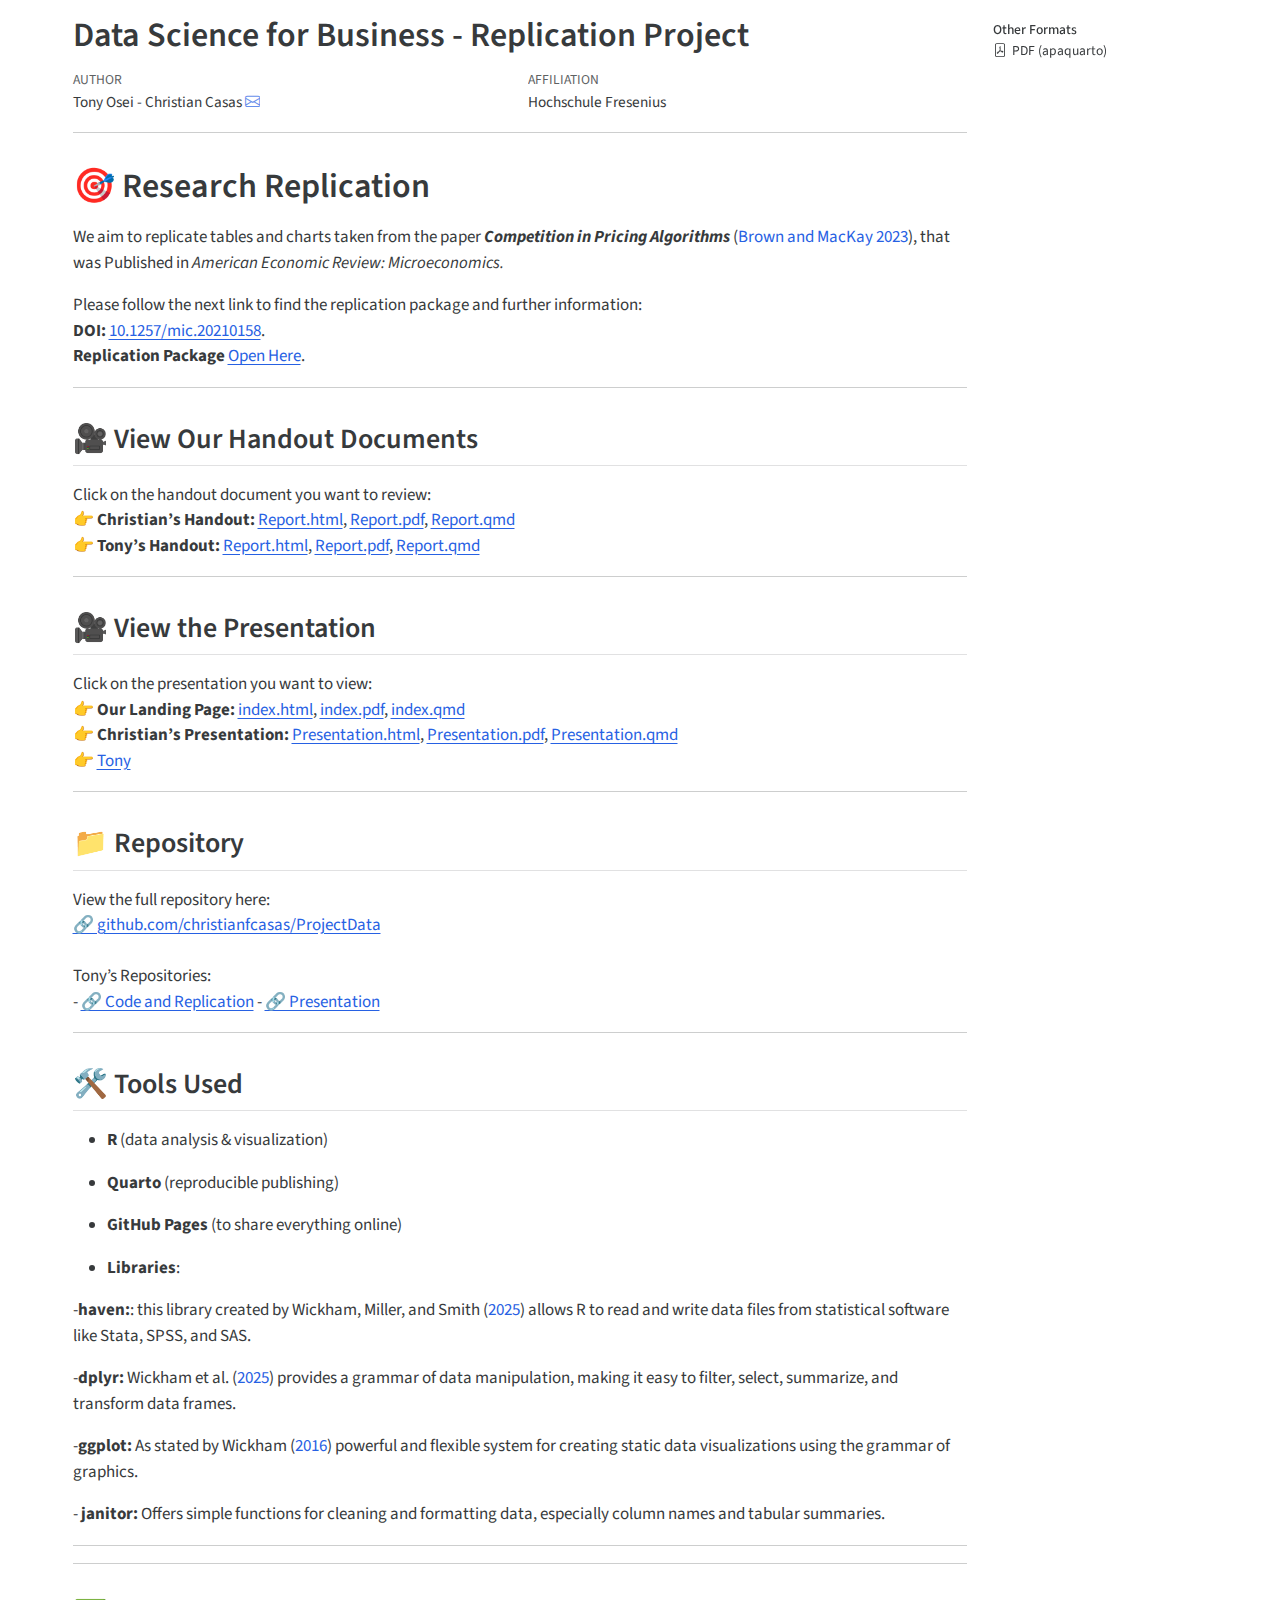
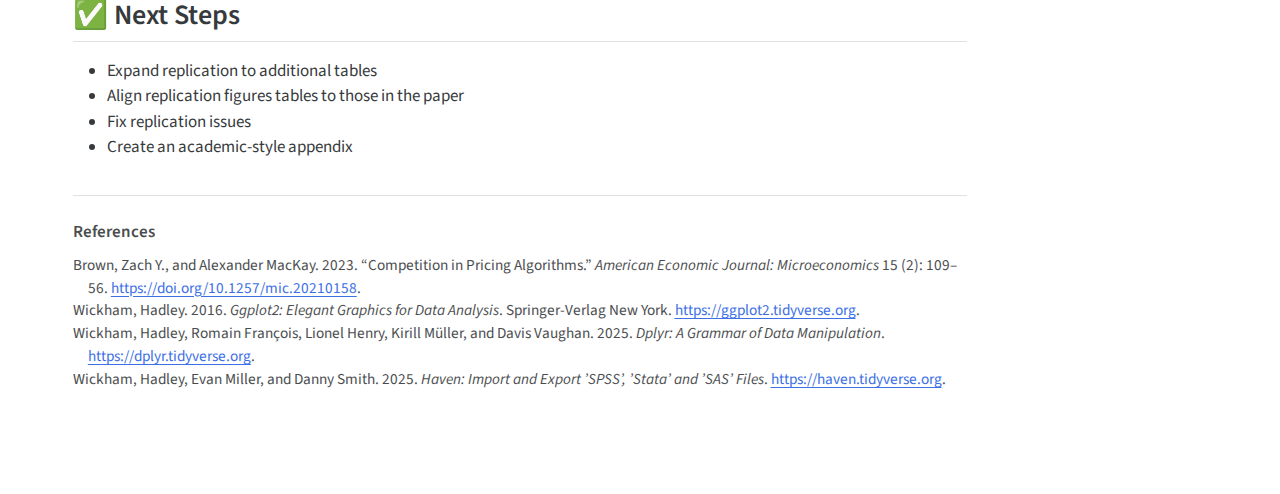
<file: index.html>
<!DOCTYPE html>
<html xmlns="http://www.w3.org/1999/xhtml" lang="en" xml:lang="en"><head>

<meta charset="utf-8">
<meta name="generator" content="quarto-1.6.42">

<meta name="viewport" content="width=device-width, initial-scale=1.0, user-scalable=yes">

<meta name="author" content="Tony Osei - Christian Casas">

<title>Data Science for Business - Replication Project</title>
<style>
code{white-space: pre-wrap;}
span.smallcaps{font-variant: small-caps;}
div.columns{display: flex; gap: min(4vw, 1.5em);}
div.column{flex: auto; overflow-x: auto;}
div.hanging-indent{margin-left: 1.5em; text-indent: -1.5em;}
ul.task-list{list-style: none;}
ul.task-list li input[type="checkbox"] {
  width: 0.8em;
  margin: 0 0.8em 0.2em -1em; /* quarto-specific, see https://github.com/quarto-dev/quarto-cli/issues/4556 */ 
  vertical-align: middle;
}
/* CSS for citations */
div.csl-bib-body { }
div.csl-entry {
  clear: both;
  margin-bottom: 0em;
}
.hanging-indent div.csl-entry {
  margin-left:2em;
  text-indent:-2em;
}
div.csl-left-margin {
  min-width:2em;
  float:left;
}
div.csl-right-inline {
  margin-left:2em;
  padding-left:1em;
}
div.csl-indent {
  margin-left: 2em;
}</style>


<script src="index_files/libs/clipboard/clipboard.min.js"></script>
<script src="index_files/libs/quarto-html/quarto.js"></script>
<script src="index_files/libs/quarto-html/popper.min.js"></script>
<script src="index_files/libs/quarto-html/tippy.umd.min.js"></script>
<script src="index_files/libs/quarto-html/anchor.min.js"></script>
<link href="index_files/libs/quarto-html/tippy.css" rel="stylesheet">
<link href="index_files/libs/quarto-html/quarto-syntax-highlighting-2f5df379a58b258e96c21c0638c20c03.css" rel="stylesheet" id="quarto-text-highlighting-styles">
<script src="index_files/libs/bootstrap/bootstrap.min.js"></script>
<link href="index_files/libs/bootstrap/bootstrap-icons.css" rel="stylesheet">
<link href="index_files/libs/bootstrap/bootstrap-32162a2fca7cb0439643f2faaab1edf3.min.css" rel="stylesheet" append-hash="true" id="quarto-bootstrap" data-mode="light">


<link rel="stylesheet" href="styles.css">
</head>

<body>

<div id="quarto-content" class="page-columns page-rows-contents page-layout-full">
<div id="quarto-margin-sidebar" class="sidebar margin-sidebar">
<div class="quarto-alternate-formats"><h2>Other Formats</h2><ul><li><a href="index.pdf"><i class="bi bi-file-pdf"></i>PDF (apaquarto)</a></li></ul></div></div>
<main class="content column-page-left" id="quarto-document-content">

<header id="title-block-header" class="quarto-title-block default">
<div class="quarto-title">
<h1 class="title">Data Science for Business - Replication Project</h1>
</div>


<div class="quarto-title-meta-author column-page-left">
  <div class="quarto-title-meta-heading">Author</div>
  <div class="quarto-title-meta-heading">Affiliation</div>
  
    <div class="quarto-title-meta-contents">
    <p class="author">Tony Osei - Christian Casas <a href="mailto:cfc@gmail.com" class="quarto-title-author-email"><i class="bi bi-envelope"></i></a> </p>
  </div>
  <div class="quarto-title-meta-contents">
        <p class="affiliation">
            Hochschule Fresenius
          </p>
      </div>
  </div>

<div class="quarto-title-meta column-page-left">

      
  
    
  </div>
  


</header>


<hr>
<section id="research-replication" class="level1">
<h1>🎯 Research Replication</h1>
<p>We aim to replicate tables and charts taken from the paper <strong><em>Competition in Pricing Algorithms</em></strong> <span class="citation" data-cites="Brown2023">(<a href="#ref-Brown2023" role="doc-biblioref">Brown and MacKay 2023</a>)</span>, that was Published in <em>American Economic Review: Microeconomics.</em><br>
</p>
<p>Please follow the next link to find the replication package and further information:<br>
<strong>DOI:</strong> <a href="https://doi.org/10.1257/mic.20210158">10.1257/mic.20210158</a>.<br>
<strong>Replication Package</strong> <a href="https://www.openicpsr.org/openicpsr/project/151303/version/V1/view">Open Here</a>.</p>
<hr>
<section id="view-our-handout-documents" class="level2">
<h2 class="anchored" data-anchor-id="view-our-handout-documents">🎥 View Our Handout Documents</h2>
<p>Click on the handout document you want to review:<br>
👉 <strong>Christian’s Handout:</strong> <a href="Report.html">Report.html</a>, <a href="Report.pdf">Report.pdf</a>, <a href="Report.qmd">Report.qmd</a><br>
👉 <strong>Tony’s Handout:</strong> <a href="https://nanaosei95.github.io/replication-report/">Report.html</a>, <a href="https://nanaosei95.github.io/replication-report/apa-report.pdf">Report.pdf</a>, <a href="https://github.com/Nanaosei95/replication-report/blob/main/docs/apa-report.qmd">Report.qmd</a><br>
</p>
<hr>
</section>
<section id="view-the-presentation" class="level2">
<h2 class="anchored" data-anchor-id="view-the-presentation">🎥 View the Presentation</h2>
<p>Click on the presentation you want to view:<br>
👉 <strong>Our Landing Page:</strong> <a href="index.html">index.html</a>, <a href="index.pdf">index.pdf</a>, <a href="index.qmd">index.qmd</a><br>
👉 <strong>Christian’s Presentation:</strong> <a href="try.html">Presentation.html</a>, <a href="try.pdf">Presentation.pdf</a>, <a href="try.qmd">Presentation.qmd</a><br>
👉 <a href="https://nanaosei95.github.io/replicapresentation">Tony</a></p>
<hr>
</section>
<section id="repository" class="level2">
<h2 class="anchored" data-anchor-id="repository">📁 Repository</h2>
<p>View the full repository here:<br>
<a href="https://github.com/christianfcasas/ProjectData">🔗 github.com/christianfcasas/ProjectData</a><br>
<br>
Tony’s Repositories:<br>
- <a href="https://github.com/Nanaosei95/Replica.git">🔗 Code and Replication</a> - <a href="https://github.com/Nanaosei95/replicapresentation.git">🔗 Presentation</a></p>
<hr>
</section>
<section id="tools-used" class="level2">
<h2 class="anchored" data-anchor-id="tools-used">🛠️ Tools Used</h2>
<ul>
<li><p><strong>R</strong> (data analysis &amp; visualization)<br>
</p></li>
<li><p><strong>Quarto</strong> (reproducible publishing)<br>
</p></li>
<li><p><strong>GitHub Pages</strong> (to share everything online)</p></li>
<li><p><strong>Libraries</strong>:&nbsp;</p></li>
</ul>
<p>-<strong>haven:</strong>: this library created by <span class="citation" data-cites="haven1">Wickham, Miller, and Smith (<a href="#ref-haven1" role="doc-biblioref">2025</a>)</span> allows R to read and write data files from statistical software like Stata, SPSS, and SAS.<br>
</p>
<p>-<strong>dplyr:</strong> <span class="citation" data-cites="dplyr">Wickham et al. (<a href="#ref-dplyr" role="doc-biblioref">2025</a>)</span> provides a grammar of data manipulation, making it easy to filter, select, summarize, and transform data frames.<br>
</p>
<p>-<strong>ggplot:</strong> As stated by <span class="citation" data-cites="ggplot2">Wickham (<a href="#ref-ggplot2" role="doc-biblioref">2016</a>)</span> powerful and flexible system for creating static data visualizations using the grammar of graphics.<br>
</p>
<p>- <strong>janitor:</strong> Offers simple functions for cleaning and formatting data, especially column names and tabular summaries.</p>
<hr>
<hr>
</section>
<section id="next-steps" class="level2">
<h2 class="anchored" data-anchor-id="next-steps">✅ Next Steps</h2>
<ul>
<li>Expand replication to additional tables<br>
</li>
<li>Align replication figures tables to those in the paper<br>
</li>
<li>Fix replication issues<br>
</li>
<li>Create an academic-style appendix</li>
</ul>

</section>
</section>

<div id="quarto-appendix" class="default"><section class="quarto-appendix-contents" role="doc-bibliography" id="quarto-bibliography"><h2 class="anchored quarto-appendix-heading">References</h2><div id="refs" class="references csl-bib-body hanging-indent" data-entry-spacing="0" role="list">
<div id="ref-Brown2023" class="csl-entry" role="listitem">
Brown, Zach Y., and Alexander MacKay. 2023. <span>“Competition in Pricing Algorithms.”</span> <em>American Economic Journal: Microeconomics</em> 15 (2): 109–56. <a href="https://doi.org/10.1257/mic.20210158">https://doi.org/10.1257/mic.20210158</a>.
</div>
<div id="ref-ggplot2" class="csl-entry" role="listitem">
Wickham, Hadley. 2016. <em>Ggplot2: Elegant Graphics for Data Analysis</em>. Springer-Verlag New York. <a href="https://ggplot2.tidyverse.org">https://ggplot2.tidyverse.org</a>.
</div>
<div id="ref-dplyr" class="csl-entry" role="listitem">
Wickham, Hadley, Romain François, Lionel Henry, Kirill Müller, and Davis Vaughan. 2025. <em>Dplyr: A Grammar of Data Manipulation</em>. <a href="https://dplyr.tidyverse.org">https://dplyr.tidyverse.org</a>.
</div>
<div id="ref-haven1" class="csl-entry" role="listitem">
Wickham, Hadley, Evan Miller, and Danny Smith. 2025. <em>Haven: Import and Export ’SPSS’, ’Stata’ and ’SAS’ Files</em>. <a href="https://haven.tidyverse.org">https://haven.tidyverse.org</a>.
</div>
</div></section></div></main>
<!-- /main column -->
<script id="quarto-html-after-body" type="application/javascript">
window.document.addEventListener("DOMContentLoaded", function (event) {
  const toggleBodyColorMode = (bsSheetEl) => {
    const mode = bsSheetEl.getAttribute("data-mode");
    const bodyEl = window.document.querySelector("body");
    if (mode === "dark") {
      bodyEl.classList.add("quarto-dark");
      bodyEl.classList.remove("quarto-light");
    } else {
      bodyEl.classList.add("quarto-light");
      bodyEl.classList.remove("quarto-dark");
    }
  }
  const toggleBodyColorPrimary = () => {
    const bsSheetEl = window.document.querySelector("link#quarto-bootstrap");
    if (bsSheetEl) {
      toggleBodyColorMode(bsSheetEl);
    }
  }
  toggleBodyColorPrimary();  
  const icon = "";
  const anchorJS = new window.AnchorJS();
  anchorJS.options = {
    placement: 'right',
    icon: icon
  };
  anchorJS.add('.anchored');
  const isCodeAnnotation = (el) => {
    for (const clz of el.classList) {
      if (clz.startsWith('code-annotation-')) {                     
        return true;
      }
    }
    return false;
  }
  const onCopySuccess = function(e) {
    // button target
    const button = e.trigger;
    // don't keep focus
    button.blur();
    // flash "checked"
    button.classList.add('code-copy-button-checked');
    var currentTitle = button.getAttribute("title");
    button.setAttribute("title", "Copied!");
    let tooltip;
    if (window.bootstrap) {
      button.setAttribute("data-bs-toggle", "tooltip");
      button.setAttribute("data-bs-placement", "left");
      button.setAttribute("data-bs-title", "Copied!");
      tooltip = new bootstrap.Tooltip(button, 
        { trigger: "manual", 
          customClass: "code-copy-button-tooltip",
          offset: [0, -8]});
      tooltip.show();    
    }
    setTimeout(function() {
      if (tooltip) {
        tooltip.hide();
        button.removeAttribute("data-bs-title");
        button.removeAttribute("data-bs-toggle");
        button.removeAttribute("data-bs-placement");
      }
      button.setAttribute("title", currentTitle);
      button.classList.remove('code-copy-button-checked');
    }, 1000);
    // clear code selection
    e.clearSelection();
  }
  const getTextToCopy = function(trigger) {
      const codeEl = trigger.previousElementSibling.cloneNode(true);
      for (const childEl of codeEl.children) {
        if (isCodeAnnotation(childEl)) {
          childEl.remove();
        }
      }
      return codeEl.innerText;
  }
  const clipboard = new window.ClipboardJS('.code-copy-button:not([data-in-quarto-modal])', {
    text: getTextToCopy
  });
  clipboard.on('success', onCopySuccess);
  if (window.document.getElementById('quarto-embedded-source-code-modal')) {
    const clipboardModal = new window.ClipboardJS('.code-copy-button[data-in-quarto-modal]', {
      text: getTextToCopy,
      container: window.document.getElementById('quarto-embedded-source-code-modal')
    });
    clipboardModal.on('success', onCopySuccess);
  }
    var localhostRegex = new RegExp(/^(?:http|https):\/\/localhost\:?[0-9]*\//);
    var mailtoRegex = new RegExp(/^mailto:/);
      var filterRegex = new RegExp('/' + window.location.host + '/');
    var isInternal = (href) => {
        return filterRegex.test(href) || localhostRegex.test(href) || mailtoRegex.test(href);
    }
    // Inspect non-navigation links and adorn them if external
 	var links = window.document.querySelectorAll('a[href]:not(.nav-link):not(.navbar-brand):not(.toc-action):not(.sidebar-link):not(.sidebar-item-toggle):not(.pagination-link):not(.no-external):not([aria-hidden]):not(.dropdown-item):not(.quarto-navigation-tool):not(.about-link)');
    for (var i=0; i<links.length; i++) {
      const link = links[i];
      if (!isInternal(link.href)) {
        // undo the damage that might have been done by quarto-nav.js in the case of
        // links that we want to consider external
        if (link.dataset.originalHref !== undefined) {
          link.href = link.dataset.originalHref;
        }
      }
    }
  function tippyHover(el, contentFn, onTriggerFn, onUntriggerFn) {
    const config = {
      allowHTML: true,
      maxWidth: 500,
      delay: 100,
      arrow: false,
      appendTo: function(el) {
          return el.parentElement;
      },
      interactive: true,
      interactiveBorder: 10,
      theme: 'quarto',
      placement: 'bottom-start',
    };
    if (contentFn) {
      config.content = contentFn;
    }
    if (onTriggerFn) {
      config.onTrigger = onTriggerFn;
    }
    if (onUntriggerFn) {
      config.onUntrigger = onUntriggerFn;
    }
    window.tippy(el, config); 
  }
  const noterefs = window.document.querySelectorAll('a[role="doc-noteref"]');
  for (var i=0; i<noterefs.length; i++) {
    const ref = noterefs[i];
    tippyHover(ref, function() {
      // use id or data attribute instead here
      let href = ref.getAttribute('data-footnote-href') || ref.getAttribute('href');
      try { href = new URL(href).hash; } catch {}
      const id = href.replace(/^#\/?/, "");
      const note = window.document.getElementById(id);
      if (note) {
        return note.innerHTML;
      } else {
        return "";
      }
    });
  }
  const xrefs = window.document.querySelectorAll('a.quarto-xref');
  const processXRef = (id, note) => {
    // Strip column container classes
    const stripColumnClz = (el) => {
      el.classList.remove("page-full", "page-columns");
      if (el.children) {
        for (const child of el.children) {
          stripColumnClz(child);
        }
      }
    }
    stripColumnClz(note)
    if (id === null || id.startsWith('sec-')) {
      // Special case sections, only their first couple elements
      const container = document.createElement("div");
      if (note.children && note.children.length > 2) {
        container.appendChild(note.children[0].cloneNode(true));
        for (let i = 1; i < note.children.length; i++) {
          const child = note.children[i];
          if (child.tagName === "P" && child.innerText === "") {
            continue;
          } else {
            container.appendChild(child.cloneNode(true));
            break;
          }
        }
        if (window.Quarto?.typesetMath) {
          window.Quarto.typesetMath(container);
        }
        return container.innerHTML
      } else {
        if (window.Quarto?.typesetMath) {
          window.Quarto.typesetMath(note);
        }
        return note.innerHTML;
      }
    } else {
      // Remove any anchor links if they are present
      const anchorLink = note.querySelector('a.anchorjs-link');
      if (anchorLink) {
        anchorLink.remove();
      }
      if (window.Quarto?.typesetMath) {
        window.Quarto.typesetMath(note);
      }
      if (note.classList.contains("callout")) {
        return note.outerHTML;
      } else {
        return note.innerHTML;
      }
    }
  }
  for (var i=0; i<xrefs.length; i++) {
    const xref = xrefs[i];
    tippyHover(xref, undefined, function(instance) {
      instance.disable();
      let url = xref.getAttribute('href');
      let hash = undefined; 
      if (url.startsWith('#')) {
        hash = url;
      } else {
        try { hash = new URL(url).hash; } catch {}
      }
      if (hash) {
        const id = hash.replace(/^#\/?/, "");
        const note = window.document.getElementById(id);
        if (note !== null) {
          try {
            const html = processXRef(id, note.cloneNode(true));
            instance.setContent(html);
          } finally {
            instance.enable();
            instance.show();
          }
        } else {
          // See if we can fetch this
          fetch(url.split('#')[0])
          .then(res => res.text())
          .then(html => {
            const parser = new DOMParser();
            const htmlDoc = parser.parseFromString(html, "text/html");
            const note = htmlDoc.getElementById(id);
            if (note !== null) {
              const html = processXRef(id, note);
              instance.setContent(html);
            } 
          }).finally(() => {
            instance.enable();
            instance.show();
          });
        }
      } else {
        // See if we can fetch a full url (with no hash to target)
        // This is a special case and we should probably do some content thinning / targeting
        fetch(url)
        .then(res => res.text())
        .then(html => {
          const parser = new DOMParser();
          const htmlDoc = parser.parseFromString(html, "text/html");
          const note = htmlDoc.querySelector('main.content');
          if (note !== null) {
            // This should only happen for chapter cross references
            // (since there is no id in the URL)
            // remove the first header
            if (note.children.length > 0 && note.children[0].tagName === "HEADER") {
              note.children[0].remove();
            }
            const html = processXRef(null, note);
            instance.setContent(html);
          } 
        }).finally(() => {
          instance.enable();
          instance.show();
        });
      }
    }, function(instance) {
    });
  }
      let selectedAnnoteEl;
      const selectorForAnnotation = ( cell, annotation) => {
        let cellAttr = 'data-code-cell="' + cell + '"';
        let lineAttr = 'data-code-annotation="' +  annotation + '"';
        const selector = 'span[' + cellAttr + '][' + lineAttr + ']';
        return selector;
      }
      const selectCodeLines = (annoteEl) => {
        const doc = window.document;
        const targetCell = annoteEl.getAttribute("data-target-cell");
        const targetAnnotation = annoteEl.getAttribute("data-target-annotation");
        const annoteSpan = window.document.querySelector(selectorForAnnotation(targetCell, targetAnnotation));
        const lines = annoteSpan.getAttribute("data-code-lines").split(",");
        const lineIds = lines.map((line) => {
          return targetCell + "-" + line;
        })
        let top = null;
        let height = null;
        let parent = null;
        if (lineIds.length > 0) {
            //compute the position of the single el (top and bottom and make a div)
            const el = window.document.getElementById(lineIds[0]);
            top = el.offsetTop;
            height = el.offsetHeight;
            parent = el.parentElement.parentElement;
          if (lineIds.length > 1) {
            const lastEl = window.document.getElementById(lineIds[lineIds.length - 1]);
            const bottom = lastEl.offsetTop + lastEl.offsetHeight;
            height = bottom - top;
          }
          if (top !== null && height !== null && parent !== null) {
            // cook up a div (if necessary) and position it 
            let div = window.document.getElementById("code-annotation-line-highlight");
            if (div === null) {
              div = window.document.createElement("div");
              div.setAttribute("id", "code-annotation-line-highlight");
              div.style.position = 'absolute';
              parent.appendChild(div);
            }
            div.style.top = top - 2 + "px";
            div.style.height = height + 4 + "px";
            div.style.left = 0;
            let gutterDiv = window.document.getElementById("code-annotation-line-highlight-gutter");
            if (gutterDiv === null) {
              gutterDiv = window.document.createElement("div");
              gutterDiv.setAttribute("id", "code-annotation-line-highlight-gutter");
              gutterDiv.style.position = 'absolute';
              const codeCell = window.document.getElementById(targetCell);
              const gutter = codeCell.querySelector('.code-annotation-gutter');
              gutter.appendChild(gutterDiv);
            }
            gutterDiv.style.top = top - 2 + "px";
            gutterDiv.style.height = height + 4 + "px";
          }
          selectedAnnoteEl = annoteEl;
        }
      };
      const unselectCodeLines = () => {
        const elementsIds = ["code-annotation-line-highlight", "code-annotation-line-highlight-gutter"];
        elementsIds.forEach((elId) => {
          const div = window.document.getElementById(elId);
          if (div) {
            div.remove();
          }
        });
        selectedAnnoteEl = undefined;
      };
        // Handle positioning of the toggle
    window.addEventListener(
      "resize",
      throttle(() => {
        elRect = undefined;
        if (selectedAnnoteEl) {
          selectCodeLines(selectedAnnoteEl);
        }
      }, 10)
    );
    function throttle(fn, ms) {
    let throttle = false;
    let timer;
      return (...args) => {
        if(!throttle) { // first call gets through
            fn.apply(this, args);
            throttle = true;
        } else { // all the others get throttled
            if(timer) clearTimeout(timer); // cancel #2
            timer = setTimeout(() => {
              fn.apply(this, args);
              timer = throttle = false;
            }, ms);
        }
      };
    }
      // Attach click handler to the DT
      const annoteDls = window.document.querySelectorAll('dt[data-target-cell]');
      for (const annoteDlNode of annoteDls) {
        annoteDlNode.addEventListener('click', (event) => {
          const clickedEl = event.target;
          if (clickedEl !== selectedAnnoteEl) {
            unselectCodeLines();
            const activeEl = window.document.querySelector('dt[data-target-cell].code-annotation-active');
            if (activeEl) {
              activeEl.classList.remove('code-annotation-active');
            }
            selectCodeLines(clickedEl);
            clickedEl.classList.add('code-annotation-active');
          } else {
            // Unselect the line
            unselectCodeLines();
            clickedEl.classList.remove('code-annotation-active');
          }
        });
      }
  const findCites = (el) => {
    const parentEl = el.parentElement;
    if (parentEl) {
      const cites = parentEl.dataset.cites;
      if (cites) {
        return {
          el,
          cites: cites.split(' ')
        };
      } else {
        return findCites(el.parentElement)
      }
    } else {
      return undefined;
    }
  };
  var bibliorefs = window.document.querySelectorAll('a[role="doc-biblioref"]');
  for (var i=0; i<bibliorefs.length; i++) {
    const ref = bibliorefs[i];
    const citeInfo = findCites(ref);
    if (citeInfo) {
      tippyHover(citeInfo.el, function() {
        var popup = window.document.createElement('div');
        citeInfo.cites.forEach(function(cite) {
          var citeDiv = window.document.createElement('div');
          citeDiv.classList.add('hanging-indent');
          citeDiv.classList.add('csl-entry');
          var biblioDiv = window.document.getElementById('ref-' + cite);
          if (biblioDiv) {
            citeDiv.innerHTML = biblioDiv.innerHTML;
          }
          popup.appendChild(citeDiv);
        });
        return popup.innerHTML;
      });
    }
  }
});
</script>
</div> <!-- /content -->




</body></html>
</file>
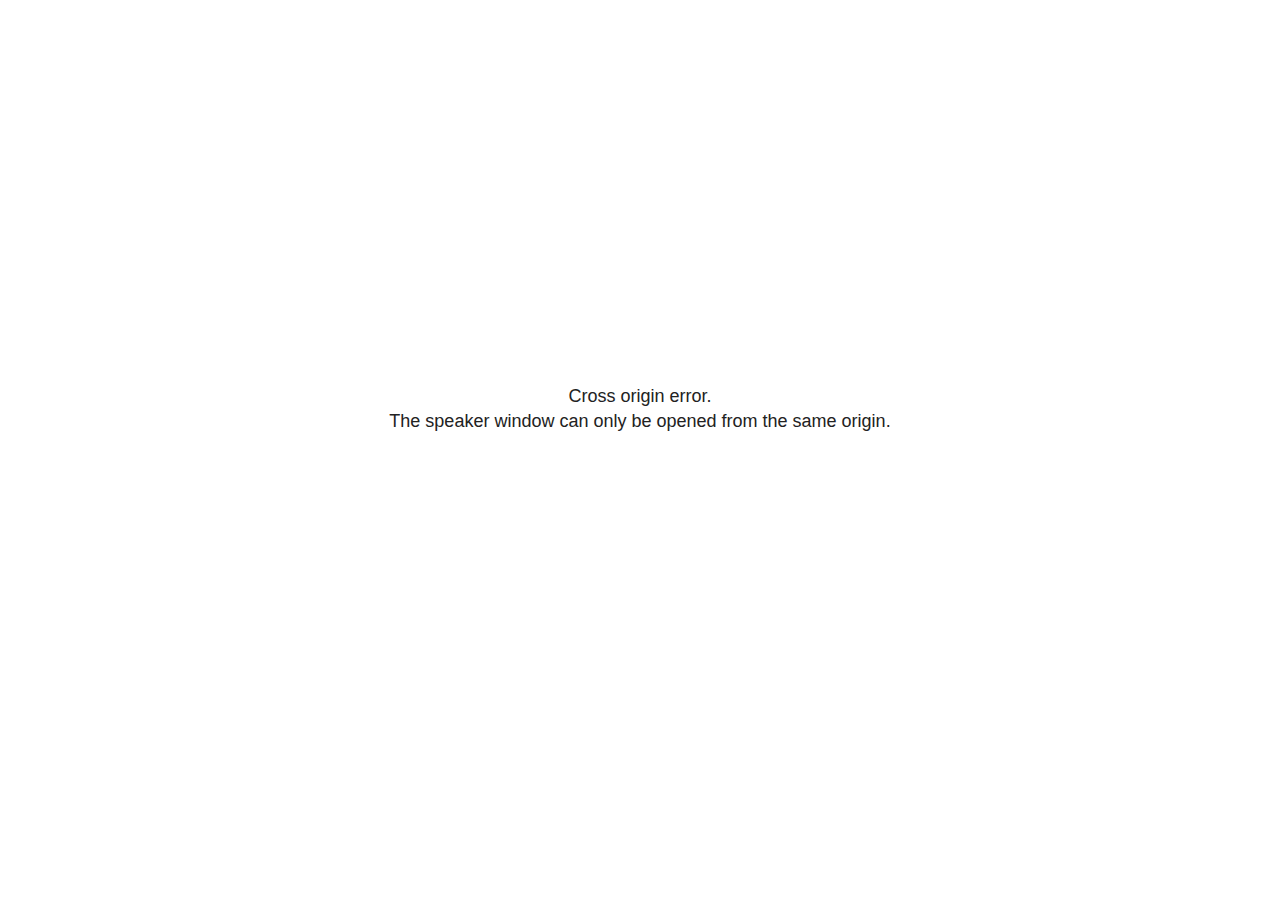
<file: index_files/libs/revealjs/plugin/notes/speaker-view.html>
<!--
	NOTE: You need to build the notes plugin after making changes to this file.
-->
<html lang="en">
	<head>
		<meta charset="utf-8">

		<title>reveal.js - Speaker View</title>

		<style>
			body {
				font-family: Helvetica;
				font-size: 18px;
			}

			#current-slide,
			#upcoming-slide,
			#speaker-controls {
				padding: 6px;
				box-sizing: border-box;
				-moz-box-sizing: border-box;
			}

			#current-slide iframe,
			#upcoming-slide iframe {
				width: 100%;
				height: 100%;
				border: 1px solid #ddd;
			}

			#current-slide .label,
			#upcoming-slide .label {
				position: absolute;
				top: 10px;
				left: 10px;
				z-index: 2;
			}

			#connection-status {
				position: absolute;
				top: 0;
				left: 0;
				width: 100%;
				height: 100%;
				z-index: 20;
				padding: 30% 20% 20% 20%;
				font-size: 18px;
				color: #222;
				background: #fff;
				text-align: center;
				box-sizing: border-box;
				line-height: 1.4;
			}

			.overlay-element {
				height: 34px;
				line-height: 34px;
				padding: 0 10px;
				text-shadow: none;
				background: rgba( 220, 220, 220, 0.8 );
				color: #222;
				font-size: 14px;
			}

			.overlay-element.interactive:hover {
				background: rgba( 220, 220, 220, 1 );
			}

			#current-slide {
				position: absolute;
				width: 60%;
				height: 100%;
				top: 0;
				left: 0;
				padding-right: 0;
			}

			#upcoming-slide {
				position: absolute;
				width: 40%;
				height: 40%;
				right: 0;
				top: 0;
			}

			/* Speaker controls */
			#speaker-controls {
				position: absolute;
				top: 40%;
				right: 0;
				width: 40%;
				height: 60%;
				overflow: auto;
				font-size: 18px;
			}

				.speaker-controls-time.hidden,
				.speaker-controls-notes.hidden {
					display: none;
				}

				.speaker-controls-time .label,
				.speaker-controls-pace .label,
				.speaker-controls-notes .label {
					text-transform: uppercase;
					font-weight: normal;
					font-size: 0.66em;
					color: #666;
					margin: 0;
				}

				.speaker-controls-time, .speaker-controls-pace {
					border-bottom: 1px solid rgba( 200, 200, 200, 0.5 );
					margin-bottom: 10px;
					padding: 10px 16px;
					padding-bottom: 20px;
					cursor: pointer;
				}

				.speaker-controls-time .reset-button {
					opacity: 0;
					float: right;
					color: #666;
					text-decoration: none;
				}
				.speaker-controls-time:hover .reset-button {
					opacity: 1;
				}

				.speaker-controls-time .timer,
				.speaker-controls-time .clock {
					width: 50%;
				}

				.speaker-controls-time .timer,
				.speaker-controls-time .clock,
				.speaker-controls-time .pacing .hours-value,
				.speaker-controls-time .pacing .minutes-value,
				.speaker-controls-time .pacing .seconds-value {
					font-size: 1.9em;
				}

				.speaker-controls-time .timer {
					float: left;
				}

				.speaker-controls-time .clock {
					float: right;
					text-align: right;
				}

				.speaker-controls-time span.mute {
					opacity: 0.3;
				}

				.speaker-controls-time .pacing-title {
					margin-top: 5px;
				}

				.speaker-controls-time .pacing.ahead {
					color: blue;
				}

				.speaker-controls-time .pacing.on-track {
					color: green;
				}

				.speaker-controls-time .pacing.behind {
					color: red;
				}

				.speaker-controls-notes {
					padding: 10px 16px;
				}

				.speaker-controls-notes .value {
					margin-top: 5px;
					line-height: 1.4;
					font-size: 1.2em;
				}

			/* Layout selector */
			#speaker-layout {
				position: absolute;
				top: 10px;
				right: 10px;
				color: #222;
				z-index: 10;
			}
				#speaker-layout select {
					position: absolute;
					width: 100%;
					height: 100%;
					top: 0;
					left: 0;
					border: 0;
					box-shadow: 0;
					cursor: pointer;
					opacity: 0;

					font-size: 1em;
					background-color: transparent;

					-moz-appearance: none;
					-webkit-appearance: none;
					-webkit-tap-highlight-color: rgba(0, 0, 0, 0);
				}

				#speaker-layout select:focus {
					outline: none;
					box-shadow: none;
				}

			.clear {
				clear: both;
			}

			/* Speaker layout: Wide */
			body[data-speaker-layout="wide"] #current-slide,
			body[data-speaker-layout="wide"] #upcoming-slide {
				width: 50%;
				height: 45%;
				padding: 6px;
			}

			body[data-speaker-layout="wide"] #current-slide {
				top: 0;
				left: 0;
			}

			body[data-speaker-layout="wide"] #upcoming-slide {
				top: 0;
				left: 50%;
			}

			body[data-speaker-layout="wide"] #speaker-controls {
				top: 45%;
				left: 0;
				width: 100%;
				height: 50%;
				font-size: 1.25em;
			}

			/* Speaker layout: Tall */
			body[data-speaker-layout="tall"] #current-slide,
			body[data-speaker-layout="tall"] #upcoming-slide {
				width: 45%;
				height: 50%;
				padding: 6px;
			}

			body[data-speaker-layout="tall"] #current-slide {
				top: 0;
				left: 0;
			}

			body[data-speaker-layout="tall"] #upcoming-slide {
				top: 50%;
				left: 0;
			}

			body[data-speaker-layout="tall"] #speaker-controls {
				padding-top: 40px;
				top: 0;
				left: 45%;
				width: 55%;
				height: 100%;
				font-size: 1.25em;
			}

			/* Speaker layout: Notes only */
			body[data-speaker-layout="notes-only"] #current-slide,
			body[data-speaker-layout="notes-only"] #upcoming-slide {
				display: none;
			}

			body[data-speaker-layout="notes-only"] #speaker-controls {
				padding-top: 40px;
				top: 0;
				left: 0;
				width: 100%;
				height: 100%;
				font-size: 1.25em;
			}

			@media screen and (max-width: 1080px) {
				body[data-speaker-layout="default"] #speaker-controls {
					font-size: 16px;
				}
			}

			@media screen and (max-width: 900px) {
				body[data-speaker-layout="default"] #speaker-controls {
					font-size: 14px;
				}
			}

			@media screen and (max-width: 800px) {
				body[data-speaker-layout="default"] #speaker-controls {
					font-size: 12px;
				}
			}

		</style>
	</head>

	<body>

		<div id="connection-status">Loading speaker view...</div>

		<div id="current-slide"></div>
		<div id="upcoming-slide"><span class="overlay-element label">Upcoming</span></div>
		<div id="speaker-controls">
			<div class="speaker-controls-time">
				<h4 class="label">Time <span class="reset-button">Click to Reset</span></h4>
				<div class="clock">
					<span class="clock-value">0:00 AM</span>
				</div>
				<div class="timer">
					<span class="hours-value">00</span><span class="minutes-value">:00</span><span class="seconds-value">:00</span>
				</div>
				<div class="clear"></div>

				<h4 class="label pacing-title" style="display: none">Pacing – Time to finish current slide</h4>
				<div class="pacing" style="display: none">
					<span class="hours-value">00</span><span class="minutes-value">:00</span><span class="seconds-value">:00</span>
				</div>
			</div>

			<div class="speaker-controls-notes hidden">
				<h4 class="label">Notes</h4>
				<div class="value"></div>
			</div>
		</div>
		<div id="speaker-layout" class="overlay-element interactive">
			<span class="speaker-layout-label"></span>
			<select class="speaker-layout-dropdown"></select>
		</div>

		<script>

			(function() {

				var notes,
					notesValue,
					currentState,
					currentSlide,
					upcomingSlide,
					layoutLabel,
					layoutDropdown,
					pendingCalls = {},
					lastRevealApiCallId = 0,
					connected = false

				var connectionStatus = document.querySelector( '#connection-status' );

				var SPEAKER_LAYOUTS = {
					'default': 'Default',
					'wide': 'Wide',
					'tall': 'Tall',
					'notes-only': 'Notes only'
				};

				setupLayout();

				let openerOrigin;

				try {
					openerOrigin = window.opener.location.origin;
				}
				catch ( error ) { console.warn( error ) }

				// In order to prevent XSS, the speaker view will only run if its
				// opener has the same origin as itself
				if( window.location.origin !== openerOrigin ) {
					connectionStatus.innerHTML = 'Cross origin error.<br>The speaker window can only be opened from the same origin.';
					return;
				}

				var connectionTimeout = setTimeout( function() {
					connectionStatus.innerHTML = 'Error connecting to main window.<br>Please try closing and reopening the speaker view.';
				}, 5000 );

				window.addEventListener( 'message', function( event ) {

					// Validate the origin of all messages to avoid parsing messages
					// that aren't meant for us. Ignore when running off file:// so
					// that the speaker view continues to work without a web server.
					if( window.location.origin !== event.origin && window.location.origin !== 'file://' ) {
						return
					}

					clearTimeout( connectionTimeout );
					connectionStatus.style.display = 'none';

					var data = JSON.parse( event.data );

					// The overview mode is only useful to the reveal.js instance
					// where navigation occurs so we don't sync it
					if( data.state ) delete data.state.overview;

					// Messages sent by the notes plugin inside of the main window
					if( data && data.namespace === 'reveal-notes' ) {
						if( data.type === 'connect' ) {
							handleConnectMessage( data );
						}
						else if( data.type === 'state' ) {
							handleStateMessage( data );
						}
						else if( data.type === 'return' ) {
							pendingCalls[data.callId](data.result);
							delete pendingCalls[data.callId];
						}
					}
					// Messages sent by the reveal.js inside of the current slide preview
					else if( data && data.namespace === 'reveal' ) {
						if( /ready/.test( data.eventName ) ) {
							// Send a message back to notify that the handshake is complete
							window.opener.postMessage( JSON.stringify({ namespace: 'reveal-notes', type: 'connected'} ), '*' );
						}
						else if( /slidechanged|fragmentshown|fragmenthidden|paused|resumed/.test( data.eventName ) && currentState !== JSON.stringify( data.state ) ) {

							dispatchStateToMainWindow( data.state );

						}
					}

				} );

				/**
				 * Updates the presentation in the main window to match the state
				 * of the presentation in the notes window.
				 */
				const dispatchStateToMainWindow = debounce(( state ) => {
					window.opener.postMessage( JSON.stringify({ method: 'setState', args: [ state ]} ), '*' );
				}, 500);

				/**
				 * Asynchronously calls the Reveal.js API of the main frame.
				 */
				function callRevealApi( methodName, methodArguments, callback ) {

					var callId = ++lastRevealApiCallId;
					pendingCalls[callId] = callback;
					window.opener.postMessage( JSON.stringify( {
						namespace: 'reveal-notes',
						type: 'call',
						callId: callId,
						methodName: methodName,
						arguments: methodArguments
					} ), '*' );

				}

				/**
				 * Called when the main window is trying to establish a
				 * connection.
				 */
				function handleConnectMessage( data ) {

					if( connected === false ) {
						connected = true;

						setupIframes( data );
						setupKeyboard();
						setupNotes();
						setupTimer();
						setupHeartbeat();
					}

				}

				/**
				 * Called when the main window sends an updated state.
				 */
				function handleStateMessage( data ) {

					// Store the most recently set state to avoid circular loops
					// applying the same state
					currentState = JSON.stringify( data.state );

					// No need for updating the notes in case of fragment changes
					if ( data.notes ) {
						notes.classList.remove( 'hidden' );
						notesValue.style.whiteSpace = data.whitespace;
						if( data.markdown ) {
							notesValue.innerHTML = marked( data.notes );
						}
						else {
							notesValue.innerHTML = data.notes;
						}
					}
					else {
						notes.classList.add( 'hidden' );
					}

					// Update the note slides
					currentSlide.contentWindow.postMessage( JSON.stringify({ method: 'setState', args: [ data.state ] }), '*' );
					upcomingSlide.contentWindow.postMessage( JSON.stringify({ method: 'setState', args: [ data.state ] }), '*' );
					upcomingSlide.contentWindow.postMessage( JSON.stringify({ method: 'next' }), '*' );

				}

				// Limit to max one state update per X ms
				handleStateMessage = debounce( handleStateMessage, 200 );

				/**
				 * Forward keyboard events to the current slide window.
				 * This enables keyboard events to work even if focus
				 * isn't set on the current slide iframe.
				 *
				 * Block F5 default handling, it reloads and disconnects
				 * the speaker notes window.
				 */
				function setupKeyboard() {

					document.addEventListener( 'keydown', function( event ) {
						if( event.keyCode === 116 || ( event.metaKey && event.keyCode === 82 ) ) {
							event.preventDefault();
							return false;
						}
						currentSlide.contentWindow.postMessage( JSON.stringify({ method: 'triggerKey', args: [ event.keyCode ] }), '*' );
					} );

				}

				/**
				 * Creates the preview iframes.
				 */
				function setupIframes( data ) {

					var params = [
						'receiver',
						'progress=false',
						'history=false',
						'transition=none',
						'autoSlide=0',
						'backgroundTransition=none'
					].join( '&' );

					var urlSeparator = /\?/.test(data.url) ? '&' : '?';
					var hash = '#/' + data.state.indexh + '/' + data.state.indexv;
					var currentURL = data.url + urlSeparator + params + '&scrollActivationWidth=false&postMessageEvents=true' + hash;
					var upcomingURL = data.url + urlSeparator + params + '&scrollActivationWidth=false&controls=false' + hash;

					currentSlide = document.createElement( 'iframe' );
					currentSlide.setAttribute( 'width', 1280 );
					currentSlide.setAttribute( 'height', 1024 );
					currentSlide.setAttribute( 'src', currentURL );
					document.querySelector( '#current-slide' ).appendChild( currentSlide );

					upcomingSlide = document.createElement( 'iframe' );
					upcomingSlide.setAttribute( 'width', 640 );
					upcomingSlide.setAttribute( 'height', 512 );
					upcomingSlide.setAttribute( 'src', upcomingURL );
					document.querySelector( '#upcoming-slide' ).appendChild( upcomingSlide );

				}

				/**
				 * Setup the notes UI.
				 */
				function setupNotes() {

					notes = document.querySelector( '.speaker-controls-notes' );
					notesValue = document.querySelector( '.speaker-controls-notes .value' );

				}

				/**
				 * We send out a heartbeat at all times to ensure we can
				 * reconnect with the main presentation window after reloads.
				 */
				function setupHeartbeat() {

					setInterval( () => {
						window.opener.postMessage( JSON.stringify({ namespace: 'reveal-notes', type: 'heartbeat'} ), '*' );
					}, 1000 );

				}

				function getTimings( callback ) {

					callRevealApi( 'getSlidesAttributes', [], function ( slideAttributes ) {
						callRevealApi( 'getConfig', [], function ( config ) {
							var totalTime = config.totalTime;
							var minTimePerSlide = config.minimumTimePerSlide || 0;
							var defaultTiming = config.defaultTiming;
							if ((defaultTiming == null) && (totalTime == null)) {
								callback(null);
								return;
							}
							// Setting totalTime overrides defaultTiming
							if (totalTime) {
								defaultTiming = 0;
							}
							var timings = [];
							for ( var i in slideAttributes ) {
								var slide = slideAttributes[ i ];
								var timing = defaultTiming;
								if( slide.hasOwnProperty( 'data-timing' )) {
									var t = slide[ 'data-timing' ];
									timing = parseInt(t);
									if( isNaN(timing) ) {
										console.warn("Could not parse timing '" + t + "' of slide " + i + "; using default of " + defaultTiming);
										timing = defaultTiming;
									}
								}
								timings.push(timing);
							}
							if ( totalTime ) {
								// After we've allocated time to individual slides, we summarize it and
								// subtract it from the total time
								var remainingTime = totalTime - timings.reduce( function(a, b) { return a + b; }, 0 );
								// The remaining time is divided by the number of slides that have 0 seconds
								// allocated at the moment, giving the average time-per-slide on the remaining slides
								var remainingSlides = (timings.filter( function(x) { return x == 0 }) ).length
								var timePerSlide = Math.round( remainingTime / remainingSlides, 0 )
								// And now we replace every zero-value timing with that average
								timings = timings.map( function(x) { return (x==0 ? timePerSlide : x) } );
							}
							var slidesUnderMinimum = timings.filter( function(x) { return (x < minTimePerSlide) } ).length
							if ( slidesUnderMinimum ) {
								message = "The pacing time for " + slidesUnderMinimum + " slide(s) is under the configured minimum of " + minTimePerSlide + " seconds. Check the data-timing attribute on individual slides, or consider increasing the totalTime or minimumTimePerSlide configuration options (or removing some slides).";
								alert(message);
							}
							callback( timings );
						} );
					} );

				}

				/**
				 * Return the number of seconds allocated for presenting
				 * all slides up to and including this one.
				 */
				function getTimeAllocated( timings, callback ) {

					callRevealApi( 'getSlidePastCount', [], function ( currentSlide ) {
						var allocated = 0;
						for (var i in timings.slice(0, currentSlide + 1)) {
							allocated += timings[i];
						}
						callback( allocated );
					} );

				}

				/**
				 * Create the timer and clock and start updating them
				 * at an interval.
				 */
				function setupTimer() {

					var start = new Date(),
					timeEl = document.querySelector( '.speaker-controls-time' ),
					clockEl = timeEl.querySelector( '.clock-value' ),
					hoursEl = timeEl.querySelector( '.hours-value' ),
					minutesEl = timeEl.querySelector( '.minutes-value' ),
					secondsEl = timeEl.querySelector( '.seconds-value' ),
					pacingTitleEl = timeEl.querySelector( '.pacing-title' ),
					pacingEl = timeEl.querySelector( '.pacing' ),
					pacingHoursEl = pacingEl.querySelector( '.hours-value' ),
					pacingMinutesEl = pacingEl.querySelector( '.minutes-value' ),
					pacingSecondsEl = pacingEl.querySelector( '.seconds-value' );

					var timings = null;
					getTimings( function ( _timings ) {

						timings = _timings;
						if (_timings !== null) {
							pacingTitleEl.style.removeProperty('display');
							pacingEl.style.removeProperty('display');
						}

						// Update once directly
						_updateTimer();

						// Then update every second
						setInterval( _updateTimer, 1000 );

					} );


					function _resetTimer() {

						if (timings == null) {
							start = new Date();
							_updateTimer();
						}
						else {
							// Reset timer to beginning of current slide
							getTimeAllocated( timings, function ( slideEndTimingSeconds ) {
								var slideEndTiming = slideEndTimingSeconds * 1000;
								callRevealApi( 'getSlidePastCount', [], function ( currentSlide ) {
									var currentSlideTiming = timings[currentSlide] * 1000;
									var previousSlidesTiming = slideEndTiming - currentSlideTiming;
									var now = new Date();
									start = new Date(now.getTime() - previousSlidesTiming);
									_updateTimer();
								} );
							} );
						}

					}

					timeEl.addEventListener( 'click', function() {
						_resetTimer();
						return false;
					} );

					function _displayTime( hrEl, minEl, secEl, time) {

						var sign = Math.sign(time) == -1 ? "-" : "";
						time = Math.abs(Math.round(time / 1000));
						var seconds = time % 60;
						var minutes = Math.floor( time / 60 ) % 60 ;
						var hours = Math.floor( time / ( 60 * 60 )) ;
						hrEl.innerHTML = sign + zeroPadInteger( hours );
						if (hours == 0) {
							hrEl.classList.add( 'mute' );
						}
						else {
							hrEl.classList.remove( 'mute' );
						}
						minEl.innerHTML = ':' + zeroPadInteger( minutes );
						if (hours == 0 && minutes == 0) {
							minEl.classList.add( 'mute' );
						}
						else {
							minEl.classList.remove( 'mute' );
						}
						secEl.innerHTML = ':' + zeroPadInteger( seconds );
					}

					function _updateTimer() {

						var diff, hours, minutes, seconds,
						now = new Date();

						diff = now.getTime() - start.getTime();

						clockEl.innerHTML = now.toLocaleTimeString( 'en-US', { hour12: true, hour: '2-digit', minute:'2-digit' } );
						_displayTime( hoursEl, minutesEl, secondsEl, diff );
						if (timings !== null) {
							_updatePacing(diff);
						}

					}

					function _updatePacing(diff) {

						getTimeAllocated( timings, function ( slideEndTimingSeconds ) {
							var slideEndTiming = slideEndTimingSeconds * 1000;

							callRevealApi( 'getSlidePastCount', [], function ( currentSlide ) {
								var currentSlideTiming = timings[currentSlide] * 1000;
								var timeLeftCurrentSlide = slideEndTiming - diff;
								if (timeLeftCurrentSlide < 0) {
									pacingEl.className = 'pacing behind';
								}
								else if (timeLeftCurrentSlide < currentSlideTiming) {
									pacingEl.className = 'pacing on-track';
								}
								else {
									pacingEl.className = 'pacing ahead';
								}
								_displayTime( pacingHoursEl, pacingMinutesEl, pacingSecondsEl, timeLeftCurrentSlide );
							} );
						} );
					}

				}

				/**
				 * Sets up the speaker view layout and layout selector.
				 */
				function setupLayout() {

					layoutDropdown = document.querySelector( '.speaker-layout-dropdown' );
					layoutLabel = document.querySelector( '.speaker-layout-label' );

					// Render the list of available layouts
					for( var id in SPEAKER_LAYOUTS ) {
						var option = document.createElement( 'option' );
						option.setAttribute( 'value', id );
						option.textContent = SPEAKER_LAYOUTS[ id ];
						layoutDropdown.appendChild( option );
					}

					// Monitor the dropdown for changes
					layoutDropdown.addEventListener( 'change', function( event ) {

						setLayout( layoutDropdown.value );

					}, false );

					// Restore any currently persisted layout
					setLayout( getLayout() );

				}

				/**
				 * Sets a new speaker view layout. The layout is persisted
				 * in local storage.
				 */
				function setLayout( value ) {

					var title = SPEAKER_LAYOUTS[ value ];

					layoutLabel.innerHTML = 'Layout' + ( title ? ( ': ' + title ) : '' );
					layoutDropdown.value = value;

					document.body.setAttribute( 'data-speaker-layout', value );

					// Persist locally
					if( supportsLocalStorage() ) {
						window.localStorage.setItem( 'reveal-speaker-layout', value );
					}

				}

				/**
				 * Returns the ID of the most recently set speaker layout
				 * or our default layout if none has been set.
				 */
				function getLayout() {

					if( supportsLocalStorage() ) {
						var layout = window.localStorage.getItem( 'reveal-speaker-layout' );
						if( layout ) {
							return layout;
						}
					}

					// Default to the first record in the layouts hash
					for( var id in SPEAKER_LAYOUTS ) {
						return id;
					}

				}

				function supportsLocalStorage() {

					try {
						localStorage.setItem('test', 'test');
						localStorage.removeItem('test');
						return true;
					}
					catch( e ) {
						return false;
					}

				}

				function zeroPadInteger( num ) {

					var str = '00' + parseInt( num );
					return str.substring( str.length - 2 );

				}

				/**
				 * Limits the frequency at which a function can be called.
				 */
				function debounce( fn, ms ) {

					var lastTime = 0,
						timeout;

					return function() {

						var args = arguments;
						var context = this;

						clearTimeout( timeout );

						var timeSinceLastCall = Date.now() - lastTime;
						if( timeSinceLastCall > ms ) {
							fn.apply( context, args );
							lastTime = Date.now();
						}
						else {
							timeout = setTimeout( function() {
								fn.apply( context, args );
								lastTime = Date.now();
							}, ms - timeSinceLastCall );
						}

					}

				}

			})();

		</script>
	</body>
</html>
</file>
<file: index_files/libs/quarto-html/tippy.css>
.tippy-box[data-animation=fade][data-state=hidden]{opacity:0}[data-tippy-root]{max-width:calc(100vw - 10px)}.tippy-box{position:relative;background-color:#333;color:#fff;border-radius:4px;font-size:14px;line-height:1.4;white-space:normal;outline:0;transition-property:transform,visibility,opacity}.tippy-box[data-placement^=top]>.tippy-arrow{bottom:0}.tippy-box[data-placement^=top]>.tippy-arrow:before{bottom:-7px;left:0;border-width:8px 8px 0;border-top-color:initial;transform-origin:center top}.tippy-box[data-placement^=bottom]>.tippy-arrow{top:0}.tippy-box[data-placement^=bottom]>.tippy-arrow:before{top:-7px;left:0;border-width:0 8px 8px;border-bottom-color:initial;transform-origin:center bottom}.tippy-box[data-placement^=left]>.tippy-arrow{right:0}.tippy-box[data-placement^=left]>.tippy-arrow:before{border-width:8px 0 8px 8px;border-left-color:initial;right:-7px;transform-origin:center left}.tippy-box[data-placement^=right]>.tippy-arrow{left:0}.tippy-box[data-placement^=right]>.tippy-arrow:before{left:-7px;border-width:8px 8px 8px 0;border-right-color:initial;transform-origin:center right}.tippy-box[data-inertia][data-state=visible]{transition-timing-function:cubic-bezier(.54,1.5,.38,1.11)}.tippy-arrow{width:16px;height:16px;color:#333}.tippy-arrow:before{content:"";position:absolute;border-color:transparent;border-style:solid}.tippy-content{position:relative;padding:5px 9px;z-index:1}
</file>
<file: index_files/libs/quarto-html/quarto-syntax-highlighting-2f5df379a58b258e96c21c0638c20c03.css>
/* quarto syntax highlight colors */
:root {
  --quarto-hl-ot-color: #003B4F;
  --quarto-hl-at-color: #657422;
  --quarto-hl-ss-color: #20794D;
  --quarto-hl-an-color: #5E5E5E;
  --quarto-hl-fu-color: #4758AB;
  --quarto-hl-st-color: #20794D;
  --quarto-hl-cf-color: #003B4F;
  --quarto-hl-op-color: #5E5E5E;
  --quarto-hl-er-color: #AD0000;
  --quarto-hl-bn-color: #AD0000;
  --quarto-hl-al-color: #AD0000;
  --quarto-hl-va-color: #111111;
  --quarto-hl-bu-color: inherit;
  --quarto-hl-ex-color: inherit;
  --quarto-hl-pp-color: #AD0000;
  --quarto-hl-in-color: #5E5E5E;
  --quarto-hl-vs-color: #20794D;
  --quarto-hl-wa-color: #5E5E5E;
  --quarto-hl-do-color: #5E5E5E;
  --quarto-hl-im-color: #00769E;
  --quarto-hl-ch-color: #20794D;
  --quarto-hl-dt-color: #AD0000;
  --quarto-hl-fl-color: #AD0000;
  --quarto-hl-co-color: #5E5E5E;
  --quarto-hl-cv-color: #5E5E5E;
  --quarto-hl-cn-color: #8f5902;
  --quarto-hl-sc-color: #5E5E5E;
  --quarto-hl-dv-color: #AD0000;
  --quarto-hl-kw-color: #003B4F;
}

/* other quarto variables */
:root {
  --quarto-font-monospace: SFMono-Regular, Menlo, Monaco, Consolas, "Liberation Mono", "Courier New", monospace;
}

pre > code.sourceCode > span {
  color: #003B4F;
}

code span {
  color: #003B4F;
}

code.sourceCode > span {
  color: #003B4F;
}

div.sourceCode,
div.sourceCode pre.sourceCode {
  color: #003B4F;
}

code span.ot {
  color: #003B4F;
  font-style: inherit;
}

code span.at {
  color: #657422;
  font-style: inherit;
}

code span.ss {
  color: #20794D;
  font-style: inherit;
}

code span.an {
  color: #5E5E5E;
  font-style: inherit;
}

code span.fu {
  color: #4758AB;
  font-style: inherit;
}

code span.st {
  color: #20794D;
  font-style: inherit;
}

code span.cf {
  color: #003B4F;
  font-weight: bold;
  font-style: inherit;
}

code span.op {
  color: #5E5E5E;
  font-style: inherit;
}

code span.er {
  color: #AD0000;
  font-style: inherit;
}

code span.bn {
  color: #AD0000;
  font-style: inherit;
}

code span.al {
  color: #AD0000;
  font-style: inherit;
}

code span.va {
  color: #111111;
  font-style: inherit;
}

code span.bu {
  font-style: inherit;
}

code span.ex {
  font-style: inherit;
}

code span.pp {
  color: #AD0000;
  font-style: inherit;
}

code span.in {
  color: #5E5E5E;
  font-style: inherit;
}

code span.vs {
  color: #20794D;
  font-style: inherit;
}

code span.wa {
  color: #5E5E5E;
  font-style: italic;
}

code span.do {
  color: #5E5E5E;
  font-style: italic;
}

code span.im {
  color: #00769E;
  font-style: inherit;
}

code span.ch {
  color: #20794D;
  font-style: inherit;
}

code span.dt {
  color: #AD0000;
  font-style: inherit;
}

code span.fl {
  color: #AD0000;
  font-style: inherit;
}

code span.co {
  color: #5E5E5E;
  font-style: inherit;
}

code span.cv {
  color: #5E5E5E;
  font-style: italic;
}

code span.cn {
  color: #8f5902;
  font-style: inherit;
}

code span.sc {
  color: #5E5E5E;
  font-style: inherit;
}

code span.dv {
  color: #AD0000;
  font-style: inherit;
}

code span.kw {
  color: #003B4F;
  font-weight: bold;
  font-style: inherit;
}

.prevent-inlining {
  content: "</";
}

/*# sourceMappingURL=35eb38a806ee71ea6d2563be2308c832.css.map */
</file>
<file: styles.css>
.smaller {
  font-size: 60%;
}
</file>
